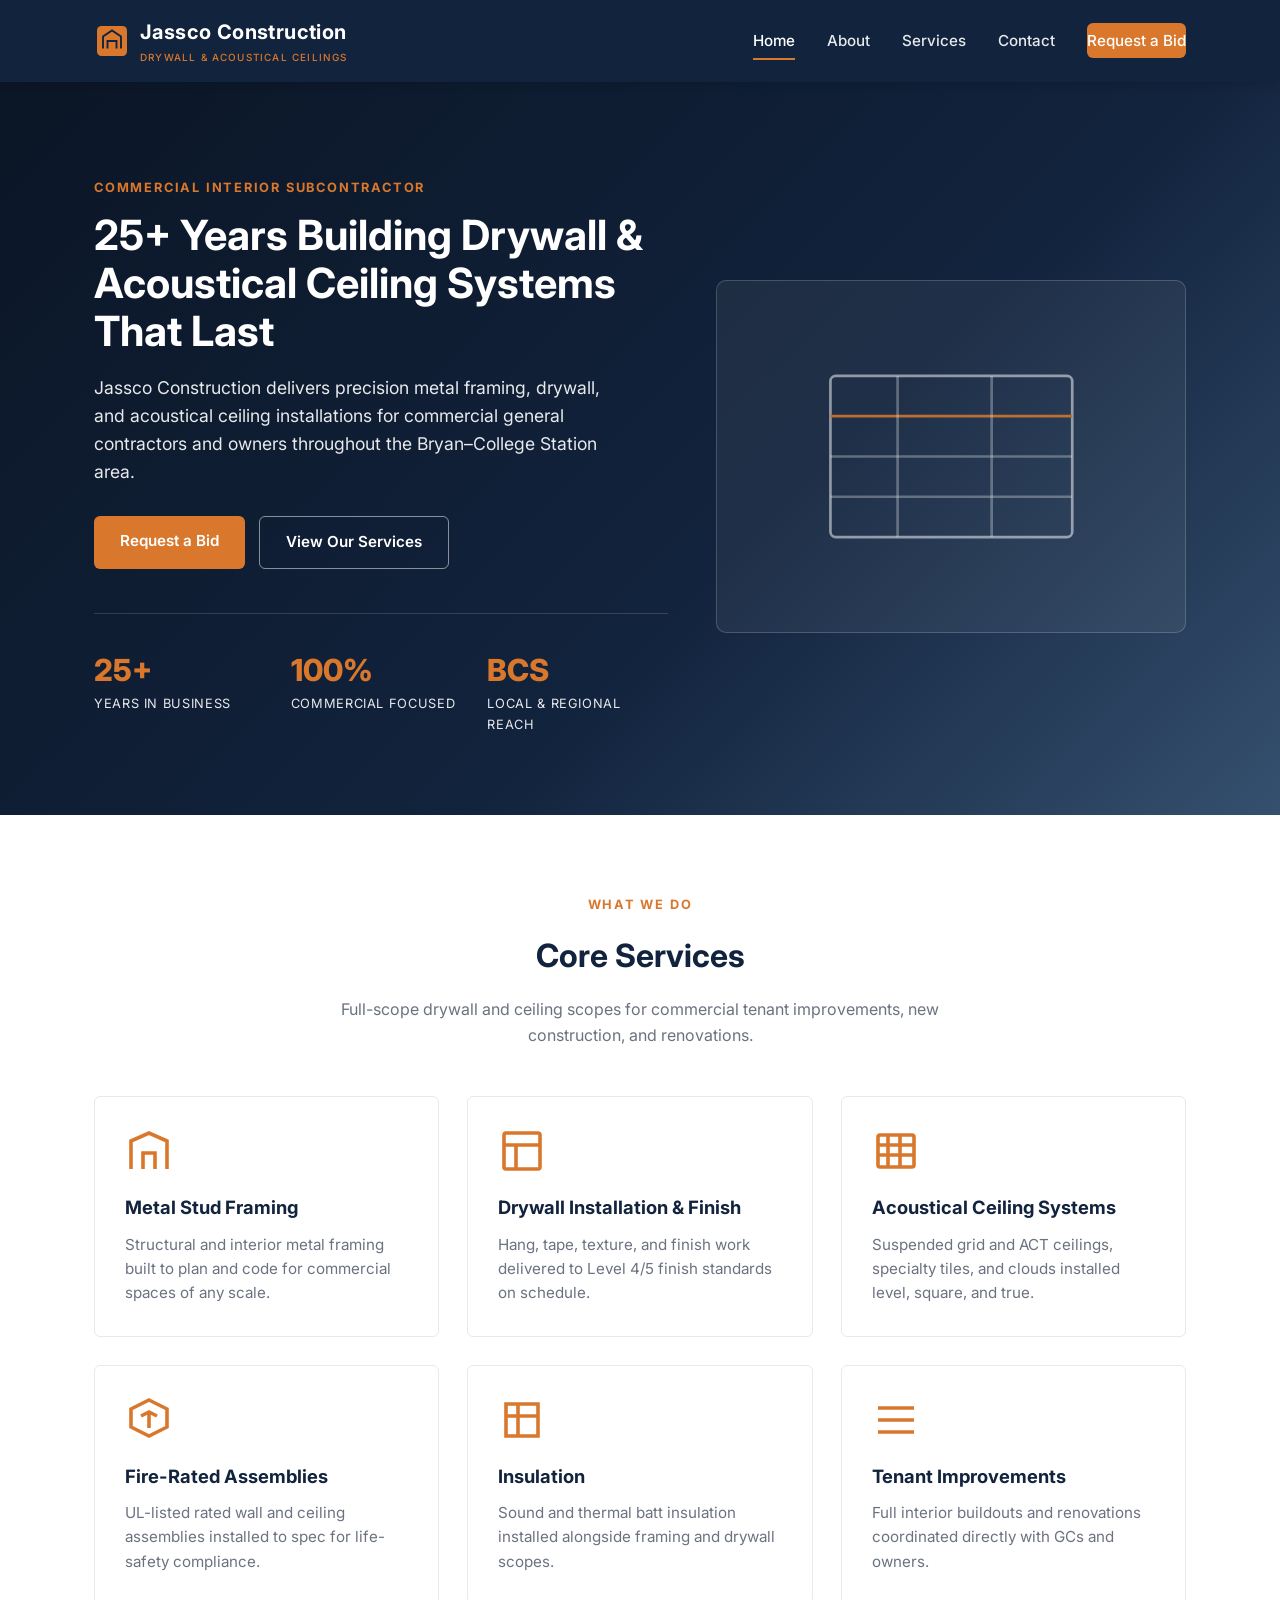
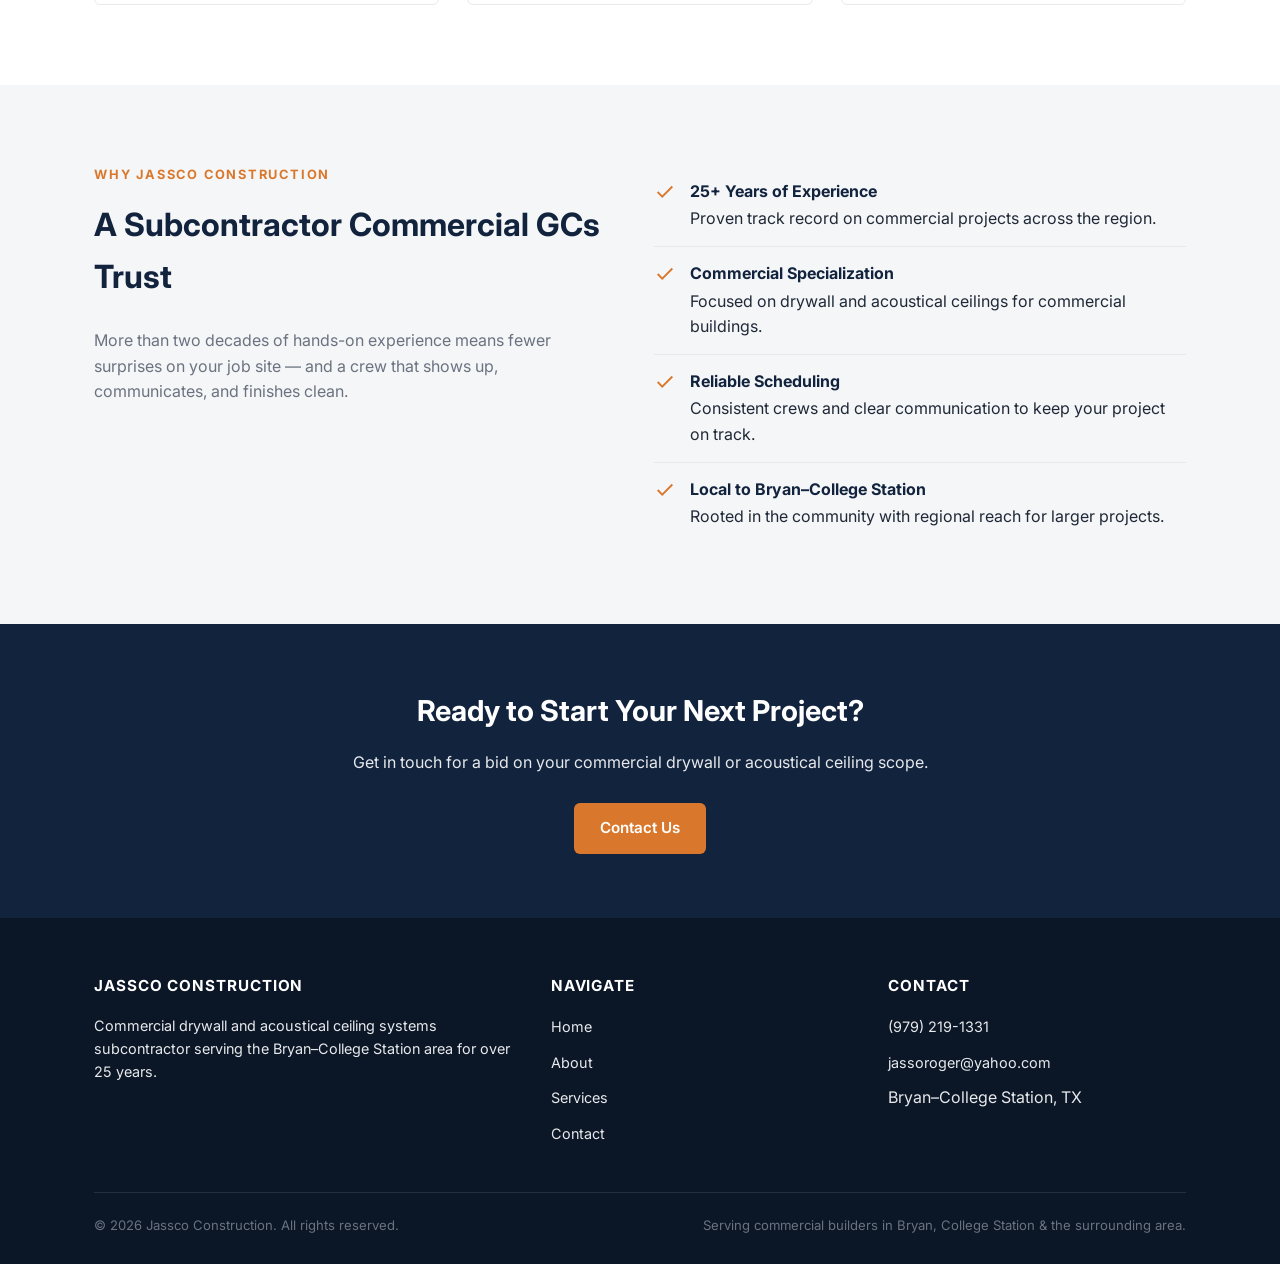
<file: index.html>
<!DOCTYPE html>
<html lang="en">
<head>
<meta charset="UTF-8">
<meta name="viewport" content="width=device-width, initial-scale=1.0">
<title>Jassco Construction | Commercial Drywall & Acoustical Ceilings | Bryan-College Station, TX</title>
<meta name="description" content="Jassco Construction is a Bryan-College Station area subcontractor with 25+ years of experience in commercial drywall installation and acoustical ceiling systems.">
<link rel="preconnect" href="https://fonts.googleapis.com">
<link href="https://fonts.googleapis.com/css2?family=Inter:wght@400;500;600;700;800&display=swap" rel="stylesheet">
<link rel="stylesheet" href="style.css">
</head>
<body>

<header class="site-header">
  <nav class="nav">
    <a href="index.html" class="brand">
      <svg class="brand-mark" viewBox="0 0 48 48" fill="none" xmlns="http://www.w3.org/2000/svg">
        <rect x="4" y="4" width="40" height="40" rx="6" fill="#d9782c"/>
        <path d="M12 34V18l12-8 12 8v16" stroke="#12233d" stroke-width="2.5" fill="none"/>
        <path d="M18 34V24h12v10" stroke="#12233d" stroke-width="2.5" fill="none"/>
      </svg>
      <span>Jassco Construction<span class="brand-sub">Drywall &amp; Acoustical Ceilings</span></span>
    </a>
    <button class="nav-toggle" aria-label="Toggle navigation">&#9776;</button>
    <ul class="nav-links">
      <li><a href="index.html" class="active">Home</a></li>
      <li><a href="about.html">About</a></li>
      <li><a href="services.html">Services</a></li>
      <li><a href="contact.html">Contact</a></li>
      <li><a href="contact.html" class="nav-cta">Request a Bid</a></li>
    </ul>
  </nav>
</header>

<section class="hero">
  <div class="container hero-inner">
    <div>
      <div class="eyebrow">Commercial Interior Subcontractor</div>
      <h1>25+ Years Building Drywall &amp; Acoustical Ceiling Systems That Last</h1>
      <p class="lead">Jassco Construction delivers precision metal framing, drywall, and acoustical ceiling installations for commercial general contractors and owners throughout the Bryan&ndash;College Station area.</p>
      <div class="btn-row">
        <a href="contact.html" class="btn btn-primary">Request a Bid</a>
        <a href="services.html" class="btn btn-outline">View Our Services</a>
      </div>
      <div class="hero-stats">
        <div>
          <div class="stat-num">25+</div>
          <div class="stat-label">Years in Business</div>
        </div>
        <div>
          <div class="stat-num">100%</div>
          <div class="stat-label">Commercial Focused</div>
        </div>
        <div>
          <div class="stat-num">BCS</div>
          <div class="stat-label">Local &amp; Regional Reach</div>
        </div>
      </div>
    </div>
    <div class="visual-block">
      <svg viewBox="0 0 200 160" fill="none" xmlns="http://www.w3.org/2000/svg">
        <rect x="10" y="20" width="180" height="120" rx="4" stroke="#ffffff" stroke-opacity="0.6" stroke-width="2"/>
        <line x1="10" y1="50" x2="190" y2="50" stroke="#d9782c" stroke-width="2"/>
        <line x1="10" y1="80" x2="190" y2="80" stroke="#ffffff" stroke-opacity="0.35" stroke-width="2"/>
        <line x1="10" y1="110" x2="190" y2="110" stroke="#ffffff" stroke-opacity="0.35" stroke-width="2"/>
        <line x1="60" y1="20" x2="60" y2="140" stroke="#ffffff" stroke-opacity="0.35" stroke-width="2"/>
        <line x1="130" y1="20" x2="130" y2="140" stroke="#ffffff" stroke-opacity="0.35" stroke-width="2"/>
      </svg>
    </div>
  </div>
</section>

<section>
  <div class="container">
    <div class="section-head">
      <div class="eyebrow">What We Do</div>
      <h2>Core Services</h2>
      <p>Full-scope drywall and ceiling scopes for commercial tenant improvements, new construction, and renovations.</p>
    </div>
    <div class="grid-3">
      <div class="card">
        <svg class="card-icon" viewBox="0 0 24 24" fill="none" stroke="currentColor" stroke-width="1.8"><path d="M3 21V7l9-4 9 4v14"/><path d="M9 21v-8h6v8"/></svg>
        <h3>Metal Stud Framing</h3>
        <p>Structural and interior metal framing built to plan and code for commercial spaces of any scale.</p>
      </div>
      <div class="card">
        <svg class="card-icon" viewBox="0 0 24 24" fill="none" stroke="currentColor" stroke-width="1.8"><rect x="3" y="3" width="18" height="18" rx="1"/><path d="M3 9h18M9 21V9"/></svg>
        <h3>Drywall Installation &amp; Finish</h3>
        <p>Hang, tape, texture, and finish work delivered to Level 4/5 finish standards on schedule.</p>
      </div>
      <div class="card">
        <svg class="card-icon" viewBox="0 0 24 24" fill="none" stroke="currentColor" stroke-width="1.8"><rect x="3" y="4" width="18" height="16" rx="1"/><path d="M3 9h18M3 14h18M8 4v16M14 4v16"/></svg>
        <h3>Acoustical Ceiling Systems</h3>
        <p>Suspended grid and ACT ceilings, specialty tiles, and clouds installed level, square, and true.</p>
      </div>
      <div class="card">
        <svg class="card-icon" viewBox="0 0 24 24" fill="none" stroke="currentColor" stroke-width="1.8"><path d="M12 2l9 4.5v9L12 20l-9-4.5v-9L12 2z"/><path d="M12 8v8M8 10l4-2 4 2"/></svg>
        <h3>Fire-Rated Assemblies</h3>
        <p>UL-listed rated wall and ceiling assemblies installed to spec for life-safety compliance.</p>
      </div>
      <div class="card">
        <svg class="card-icon" viewBox="0 0 24 24" fill="none" stroke="currentColor" stroke-width="1.8"><path d="M4 4h16v16H4z"/><path d="M4 10h16M10 4v16"/></svg>
        <h3>Insulation</h3>
        <p>Sound and thermal batt insulation installed alongside framing and drywall scopes.</p>
      </div>
      <div class="card">
        <svg class="card-icon" viewBox="0 0 24 24" fill="none" stroke="currentColor" stroke-width="1.8"><path d="M3 12h18M3 6h18M3 18h18"/></svg>
        <h3>Tenant Improvements</h3>
        <p>Full interior buildouts and renovations coordinated directly with GCs and owners.</p>
      </div>
    </div>
  </div>
</section>

<section class="section-alt">
  <div class="container grid-2">
    <div>
      <div class="eyebrow">Why Jassco Construction</div>
      <h2 style="color:var(--navy); font-size:2rem; margin-top:10px;">A Subcontractor Commercial GCs Trust</h2>
      <p style="color:var(--gray-500); max-width: 52ch;">More than two decades of hands-on experience means fewer surprises on your job site &mdash; and a crew that shows up, communicates, and finishes clean.</p>
    </div>
    <ul class="check-list">
      <li>
        <svg class="check-icon" viewBox="0 0 24 24" fill="none" stroke="currentColor" stroke-width="2"><path d="M20 6L9 17l-5-5"/></svg>
        <div><strong>25+ Years of Experience</strong>Proven track record on commercial projects across the region.</div>
      </li>
      <li>
        <svg class="check-icon" viewBox="0 0 24 24" fill="none" stroke="currentColor" stroke-width="2"><path d="M20 6L9 17l-5-5"/></svg>
        <div><strong>Commercial Specialization</strong>Focused on drywall and acoustical ceilings for commercial buildings.</div>
      </li>
      <li>
        <svg class="check-icon" viewBox="0 0 24 24" fill="none" stroke="currentColor" stroke-width="2"><path d="M20 6L9 17l-5-5"/></svg>
        <div><strong>Reliable Scheduling</strong>Consistent crews and clear communication to keep your project on track.</div>
      </li>
      <li>
        <svg class="check-icon" viewBox="0 0 24 24" fill="none" stroke="currentColor" stroke-width="2"><path d="M20 6L9 17l-5-5"/></svg>
        <div><strong>Local to Bryan&ndash;College Station</strong>Rooted in the community with regional reach for larger projects.</div>
      </li>
    </ul>
  </div>
</section>

<section class="cta-banner">
  <div class="container">
    <h2>Ready to Start Your Next Project?</h2>
    <p>Get in touch for a bid on your commercial drywall or acoustical ceiling scope.</p>
    <a href="contact.html" class="btn btn-primary">Contact Us</a>
  </div>
</section>

<footer class="site-footer">
  <div class="container">
    <div class="footer-grid">
      <div>
        <h4>Jassco Construction</h4>
        <p>Commercial drywall and acoustical ceiling systems subcontractor serving the Bryan&ndash;College Station area for over 25 years.</p>
      </div>
      <div>
        <h4>Navigate</h4>
        <ul>
          <li><a href="index.html">Home</a></li>
          <li><a href="about.html">About</a></li>
          <li><a href="services.html">Services</a></li>
          <li><a href="contact.html">Contact</a></li>
        </ul>
      </div>
      <div>
        <h4>Contact</h4>
        <ul>
          <li><a href="tel:19792191331">(979) 219-1331</a></li>
          <li><a href="mailto:jassoroger@yahoo.com">jassoroger@yahoo.com</a></li>
          <li>Bryan&ndash;College Station, TX</li>
        </ul>
      </div>
    </div>
    <div class="footer-bottom">
      <span>&copy; <span id="year"></span> Jassco Construction. All rights reserved.</span>
      <span>Serving commercial builders in Bryan, College Station &amp; the surrounding area.</span>
    </div>
  </div>
</footer>

<script src="nav.js"></script>
<script>document.getElementById('year').textContent = new Date().getFullYear();</script>
</body>
</html>
</file>
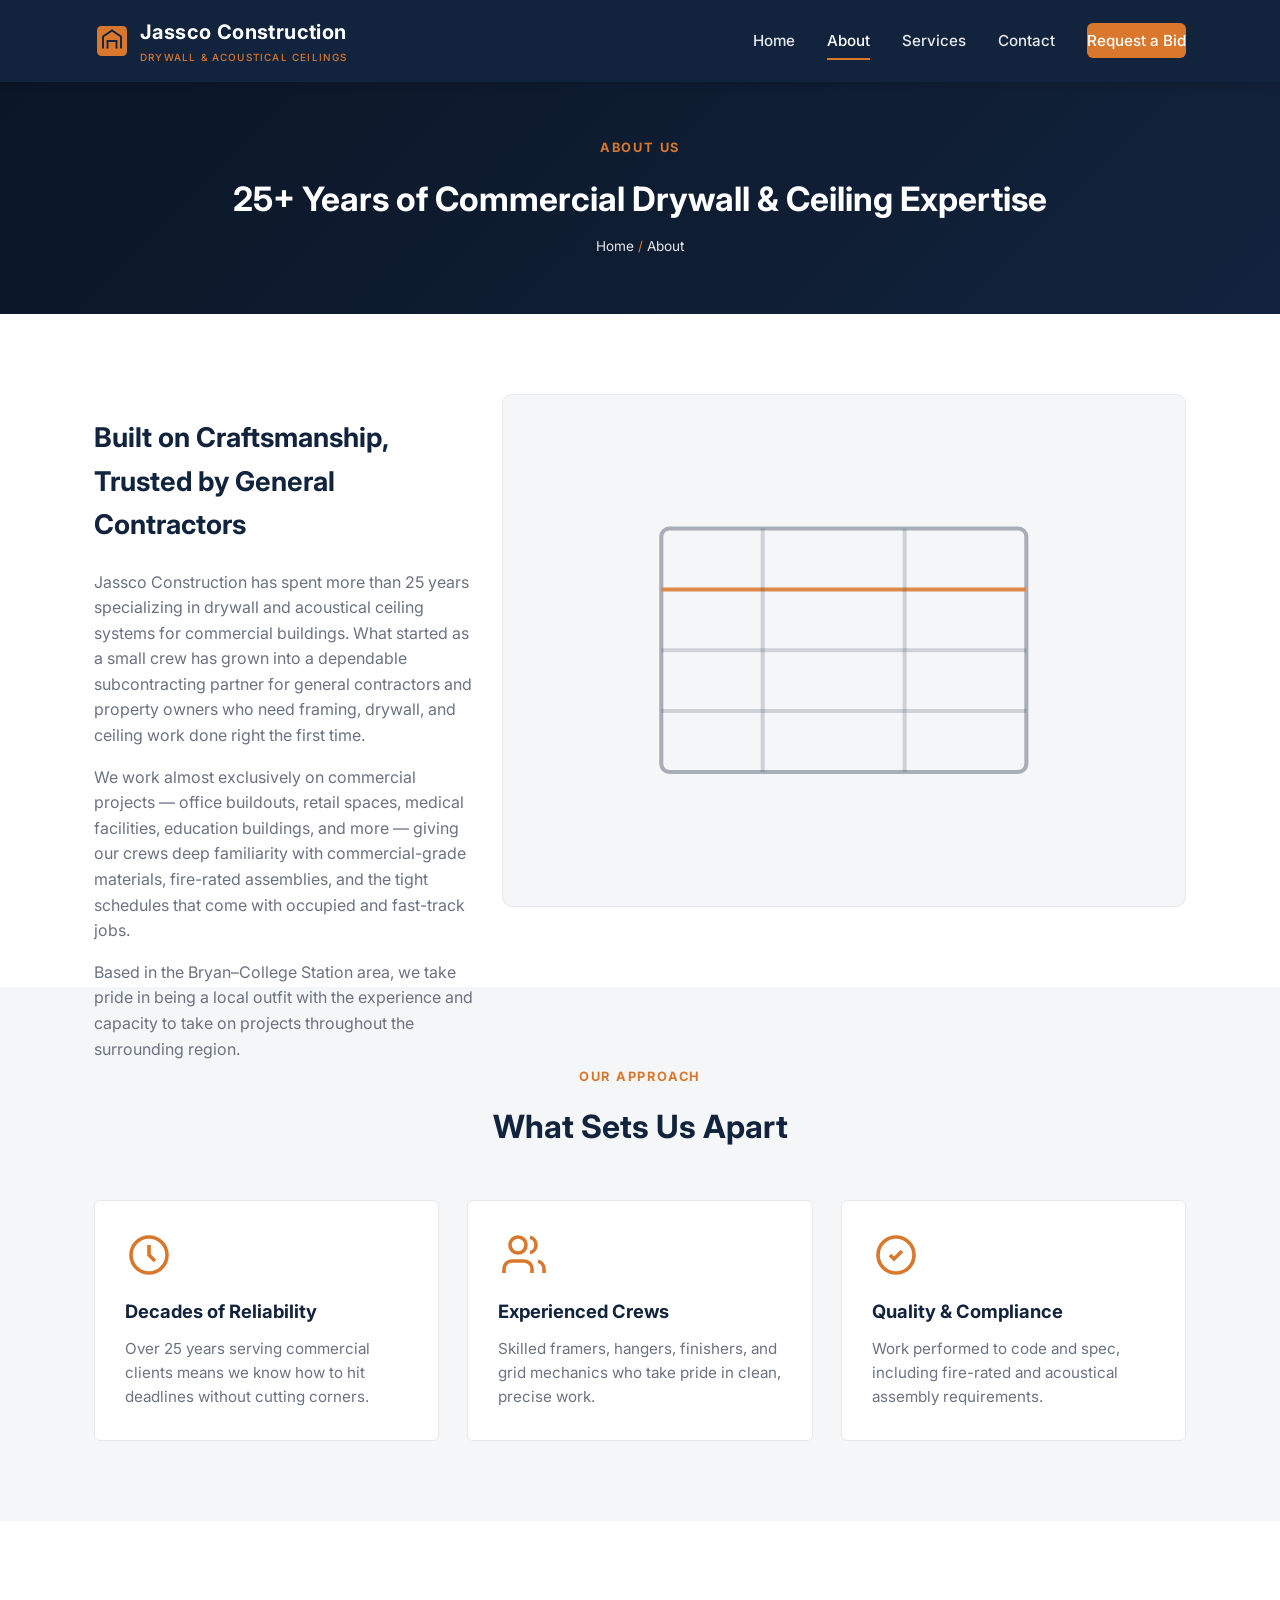
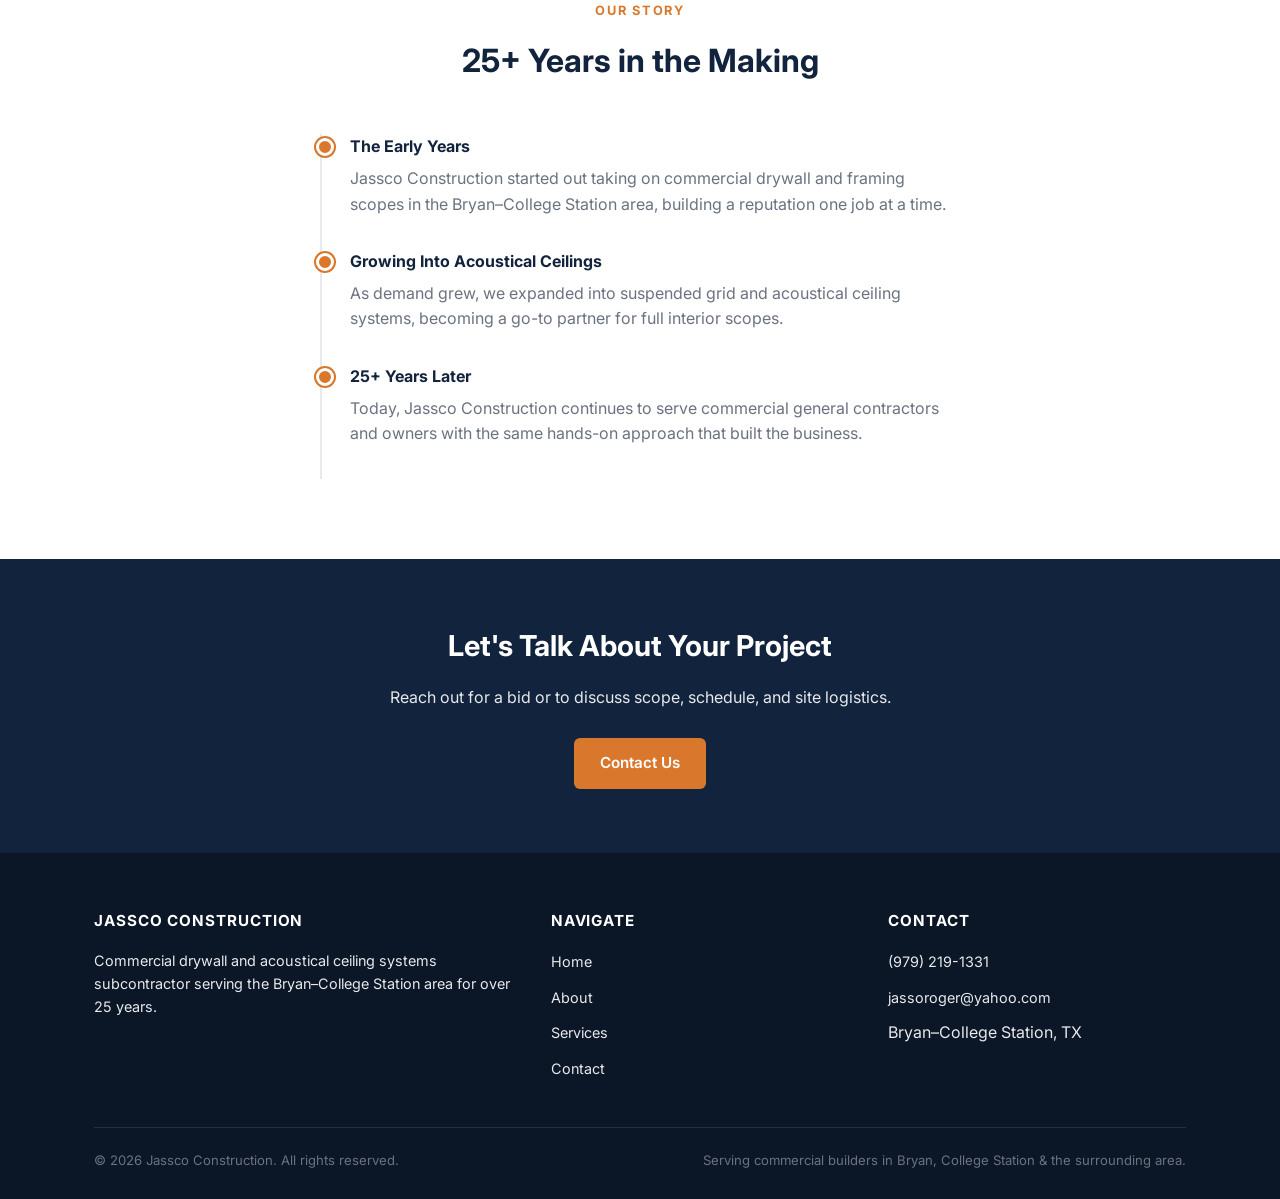
<file: about.html>
<!DOCTYPE html>
<html lang="en">
<head>
<meta charset="UTF-8">
<meta name="viewport" content="width=device-width, initial-scale=1.0">
<title>About Us | Jassco Construction</title>
<meta name="description" content="Jassco Construction has served commercial general contractors and owners in the Bryan-College Station area for over 25 years with drywall and acoustical ceiling expertise.">
<link rel="preconnect" href="https://fonts.googleapis.com">
<link href="https://fonts.googleapis.com/css2?family=Inter:wght@400;500;600;700;800&display=swap" rel="stylesheet">
<link rel="stylesheet" href="style.css">
</head>
<body>

<header class="site-header">
  <nav class="nav">
    <a href="index.html" class="brand">
      <svg class="brand-mark" viewBox="0 0 48 48" fill="none" xmlns="http://www.w3.org/2000/svg">
        <rect x="4" y="4" width="40" height="40" rx="6" fill="#d9782c"/>
        <path d="M12 34V18l12-8 12 8v16" stroke="#12233d" stroke-width="2.5" fill="none"/>
        <path d="M18 34V24h12v10" stroke="#12233d" stroke-width="2.5" fill="none"/>
      </svg>
      <span>Jassco Construction<span class="brand-sub">Drywall &amp; Acoustical Ceilings</span></span>
    </a>
    <button class="nav-toggle" aria-label="Toggle navigation">&#9776;</button>
    <ul class="nav-links">
      <li><a href="index.html">Home</a></li>
      <li><a href="about.html" class="active">About</a></li>
      <li><a href="services.html">Services</a></li>
      <li><a href="contact.html">Contact</a></li>
      <li><a href="contact.html" class="nav-cta">Request a Bid</a></li>
    </ul>
  </nav>
</header>

<div class="page-header">
  <div class="container">
    <div class="eyebrow">About Us</div>
    <h1>25+ Years of Commercial Drywall &amp; Ceiling Expertise</h1>
    <div class="breadcrumb">Home <span>/</span> About</div>
  </div>
</div>

<section>
  <div class="container grid-2">
    <div>
      <h2 style="color:var(--navy); font-size:1.7rem;">Built on Craftsmanship, Trusted by General Contractors</h2>
      <p style="color:var(--gray-500);">Jassco Construction has spent more than 25 years specializing in drywall and acoustical ceiling systems for commercial buildings. What started as a small crew has grown into a dependable subcontracting partner for general contractors and property owners who need framing, drywall, and ceiling work done right the first time.</p>
      <p style="color:var(--gray-500);">We work almost exclusively on commercial projects &mdash; office buildouts, retail spaces, medical facilities, education buildings, and more &mdash; giving our crews deep familiarity with commercial-grade materials, fire-rated assemblies, and the tight schedules that come with occupied and fast-track jobs.</p>
      <p style="color:var(--gray-500);">Based in the Bryan&ndash;College Station area, we take pride in being a local outfit with the experience and capacity to take on projects throughout the surrounding region.</p>
    </div>
    <div class="visual-block" style="background:var(--gray-100); border-color:var(--gray-200);">
      <svg viewBox="0 0 200 160" fill="none" xmlns="http://www.w3.org/2000/svg">
        <rect x="10" y="20" width="180" height="120" rx="4" stroke="#12233d" stroke-opacity="0.4" stroke-width="2"/>
        <line x1="10" y1="50" x2="190" y2="50" stroke="#d9782c" stroke-width="2"/>
        <line x1="10" y1="80" x2="190" y2="80" stroke="#12233d" stroke-opacity="0.2" stroke-width="2"/>
        <line x1="10" y1="110" x2="190" y2="110" stroke="#12233d" stroke-opacity="0.2" stroke-width="2"/>
        <line x1="60" y1="20" x2="60" y2="140" stroke="#12233d" stroke-opacity="0.2" stroke-width="2"/>
        <line x1="130" y1="20" x2="130" y2="140" stroke="#12233d" stroke-opacity="0.2" stroke-width="2"/>
      </svg>
    </div>
  </div>
</section>

<section class="section-alt">
  <div class="container">
    <div class="section-head">
      <div class="eyebrow">Our Approach</div>
      <h2>What Sets Us Apart</h2>
    </div>
    <div class="grid-3">
      <div class="card">
        <svg class="card-icon" viewBox="0 0 24 24" fill="none" stroke="currentColor" stroke-width="1.8"><circle cx="12" cy="12" r="9"/><path d="M12 7v5l3 3"/></svg>
        <h3>Decades of Reliability</h3>
        <p>Over 25 years serving commercial clients means we know how to hit deadlines without cutting corners.</p>
      </div>
      <div class="card">
        <svg class="card-icon" viewBox="0 0 24 24" fill="none" stroke="currentColor" stroke-width="1.8"><path d="M17 21v-2a4 4 0 00-4-4H7a4 4 0 00-4 4v2"/><circle cx="10" cy="7" r="4"/><path d="M23 21v-2a4 4 0 00-3-3.87"/><path d="M16 3.13a4 4 0 010 7.75"/></svg>
        <h3>Experienced Crews</h3>
        <p>Skilled framers, hangers, finishers, and grid mechanics who take pride in clean, precise work.</p>
      </div>
      <div class="card">
        <svg class="card-icon" viewBox="0 0 24 24" fill="none" stroke="currentColor" stroke-width="1.8"><path d="M9 12l2 2 4-4"/><circle cx="12" cy="12" r="9"/></svg>
        <h3>Quality &amp; Compliance</h3>
        <p>Work performed to code and spec, including fire-rated and acoustical assembly requirements.</p>
      </div>
    </div>
  </div>
</section>

<section>
  <div class="container">
    <div class="section-head">
      <div class="eyebrow">Our Story</div>
      <h2>25+ Years in the Making</h2>
    </div>
    <div class="timeline" style="max-width:640px; margin:0 auto;">
      <div class="timeline-item">
        <h4>The Early Years</h4>
        <p>Jassco Construction started out taking on commercial drywall and framing scopes in the Bryan&ndash;College Station area, building a reputation one job at a time.</p>
      </div>
      <div class="timeline-item">
        <h4>Growing Into Acoustical Ceilings</h4>
        <p>As demand grew, we expanded into suspended grid and acoustical ceiling systems, becoming a go-to partner for full interior scopes.</p>
      </div>
      <div class="timeline-item">
        <h4>25+ Years Later</h4>
        <p>Today, Jassco Construction continues to serve commercial general contractors and owners with the same hands-on approach that built the business.</p>
      </div>
    </div>
  </div>
</section>

<section class="cta-banner">
  <div class="container">
    <h2>Let's Talk About Your Project</h2>
    <p>Reach out for a bid or to discuss scope, schedule, and site logistics.</p>
    <a href="contact.html" class="btn btn-primary">Contact Us</a>
  </div>
</section>

<footer class="site-footer">
  <div class="container">
    <div class="footer-grid">
      <div>
        <h4>Jassco Construction</h4>
        <p>Commercial drywall and acoustical ceiling systems subcontractor serving the Bryan&ndash;College Station area for over 25 years.</p>
      </div>
      <div>
        <h4>Navigate</h4>
        <ul>
          <li><a href="index.html">Home</a></li>
          <li><a href="about.html">About</a></li>
          <li><a href="services.html">Services</a></li>
          <li><a href="contact.html">Contact</a></li>
        </ul>
      </div>
      <div>
        <h4>Contact</h4>
        <ul>
          <li><a href="tel:19792191331">(979) 219-1331</a></li>
          <li><a href="mailto:jassoroger@yahoo.com">jassoroger@yahoo.com</a></li>
          <li>Bryan&ndash;College Station, TX</li>
        </ul>
      </div>
    </div>
    <div class="footer-bottom">
      <span>&copy; <span id="year"></span> Jassco Construction. All rights reserved.</span>
      <span>Serving commercial builders in Bryan, College Station &amp; the surrounding area.</span>
    </div>
  </div>
</footer>

<script src="nav.js"></script>
<script>document.getElementById('year').textContent = new Date().getFullYear();</script>
</body>
</html>
</file>
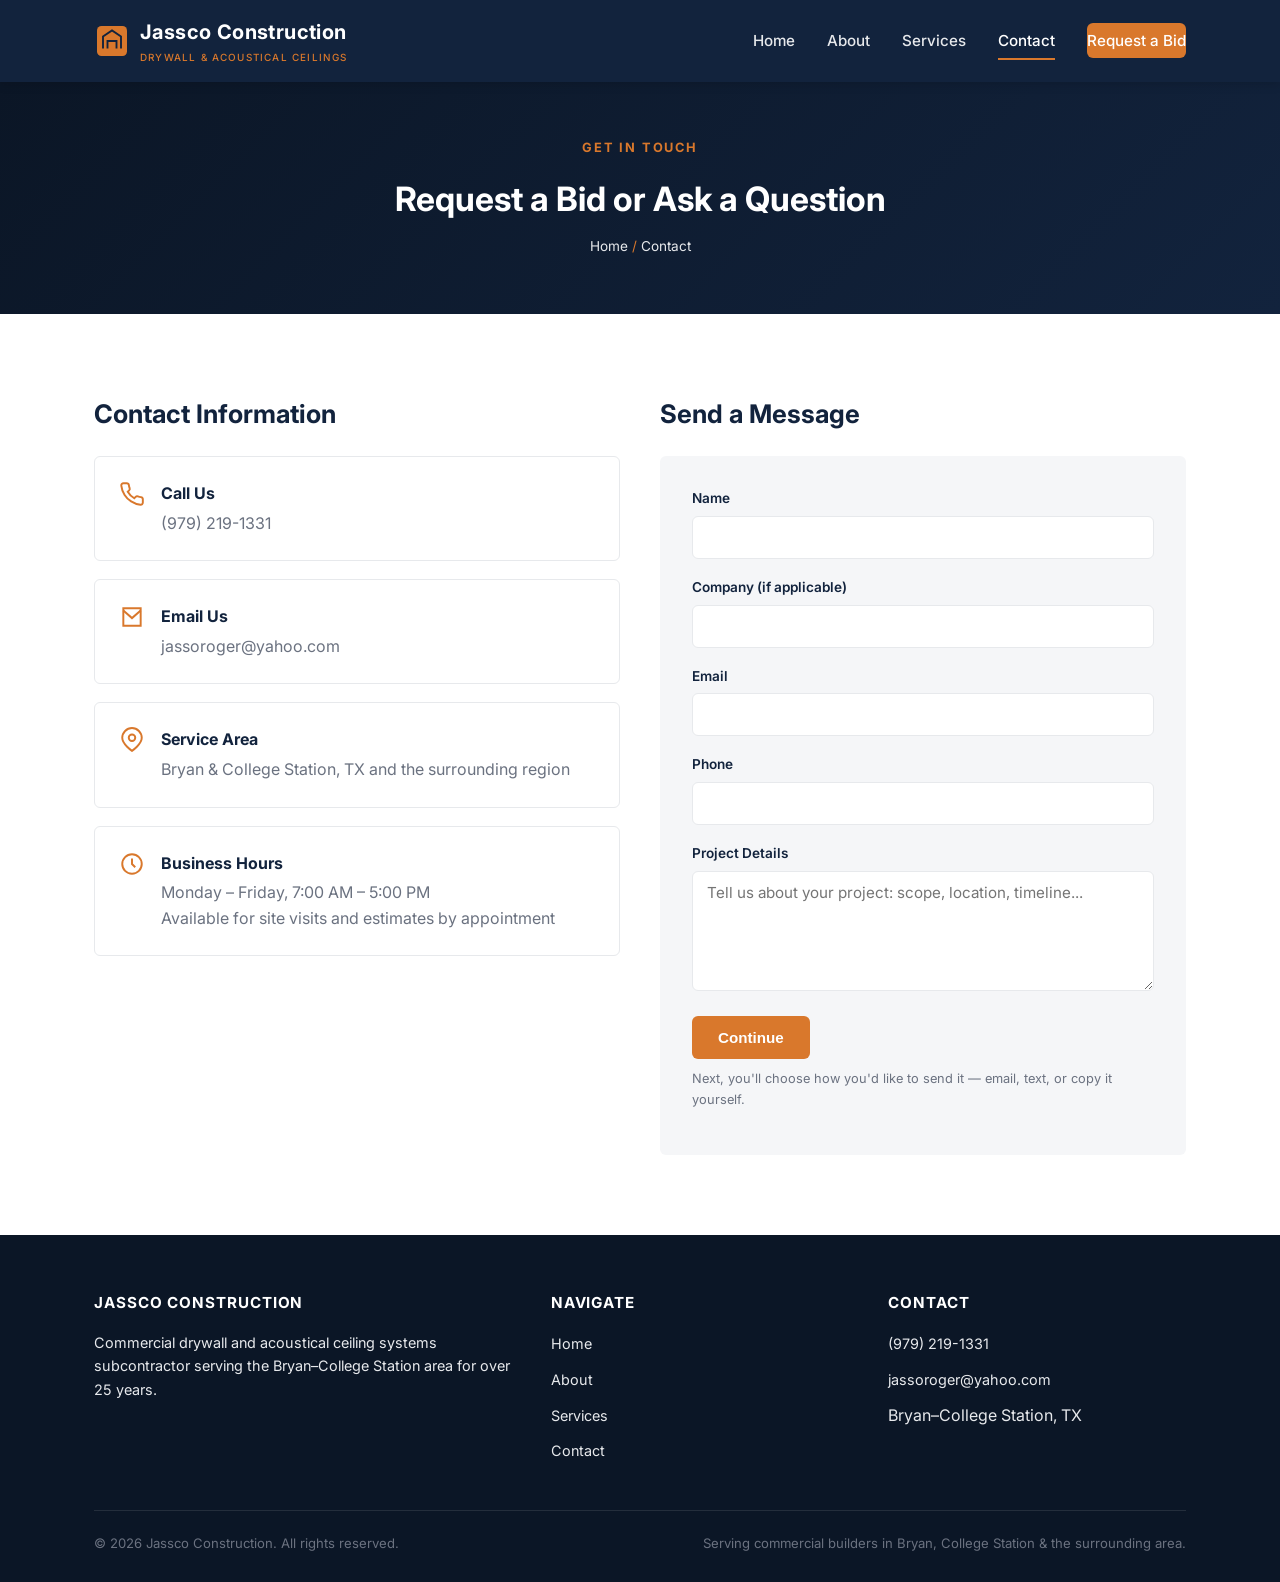
<file: contact.html>
<!DOCTYPE html>
<html lang="en">
<head>
<meta charset="UTF-8">
<meta name="viewport" content="width=device-width, initial-scale=1.0">
<title>Contact | Jassco Construction</title>
<meta name="description" content="Contact Jassco Construction for a commercial drywall or acoustical ceiling bid in the Bryan-College Station area. Call (979) 219-1331 or email jassoroger@yahoo.com.">
<link rel="preconnect" href="https://fonts.googleapis.com">
<link href="https://fonts.googleapis.com/css2?family=Inter:wght@400;500;600;700;800&display=swap" rel="stylesheet">
<link rel="stylesheet" href="style.css">
</head>
<body>

<header class="site-header">
  <nav class="nav">
    <a href="index.html" class="brand">
      <svg class="brand-mark" viewBox="0 0 48 48" fill="none" xmlns="http://www.w3.org/2000/svg">
        <rect x="4" y="4" width="40" height="40" rx="6" fill="#d9782c"/>
        <path d="M12 34V18l12-8 12 8v16" stroke="#12233d" stroke-width="2.5" fill="none"/>
        <path d="M18 34V24h12v10" stroke="#12233d" stroke-width="2.5" fill="none"/>
      </svg>
      <span>Jassco Construction<span class="brand-sub">Drywall &amp; Acoustical Ceilings</span></span>
    </a>
    <button class="nav-toggle" aria-label="Toggle navigation">&#9776;</button>
    <ul class="nav-links">
      <li><a href="index.html">Home</a></li>
      <li><a href="about.html">About</a></li>
      <li><a href="services.html">Services</a></li>
      <li><a href="contact.html" class="active">Contact</a></li>
      <li><a href="contact.html" class="nav-cta">Request a Bid</a></li>
    </ul>
  </nav>
</header>

<div class="page-header">
  <div class="container">
    <div class="eyebrow">Get In Touch</div>
    <h1>Request a Bid or Ask a Question</h1>
    <div class="breadcrumb">Home <span>/</span> Contact</div>
  </div>
</div>

<section>
  <div class="container contact-grid">
    <div>
      <h2 style="color:var(--navy); font-size:1.6rem; margin-top:0;">Contact Information</h2>
      <div class="contact-card">
        <svg viewBox="0 0 24 24" fill="none" stroke="currentColor" stroke-width="1.8"><path d="M22 16.92v3a2 2 0 01-2.18 2 19.79 19.79 0 01-8.63-3.07 19.5 19.5 0 01-6-6 19.79 19.79 0 01-3.07-8.67A2 2 0 014.11 2h3a2 2 0 012 1.72c.13.96.36 1.9.7 2.81a2 2 0 01-.45 2.11L8.09 9.91a16 16 0 006 6l1.27-1.27a2 2 0 012.11-.45c.91.34 1.85.57 2.81.7A2 2 0 0122 16.92z"/></svg>
        <div>
          <h4>Call Us</h4>
          <a href="tel:19792191331">(979) 219-1331</a>
        </div>
      </div>
      <div class="contact-card">
        <svg viewBox="0 0 24 24" fill="none" stroke="currentColor" stroke-width="1.8"><path d="M4 4h16v16H4z"/><path d="M4 6l8 7 8-7"/></svg>
        <div>
          <h4>Email Us</h4>
          <a href="mailto:jassoroger@yahoo.com">jassoroger@yahoo.com</a>
        </div>
      </div>
      <div class="contact-card">
        <svg viewBox="0 0 24 24" fill="none" stroke="currentColor" stroke-width="1.8"><path d="M21 10c0 6-9 12-9 12s-9-6-9-12a9 9 0 0118 0z"/><circle cx="12" cy="10" r="3"/></svg>
        <div>
          <h4>Service Area</h4>
          <p>Bryan &amp; College Station, TX and the surrounding region</p>
        </div>
      </div>
      <div class="contact-card">
        <svg viewBox="0 0 24 24" fill="none" stroke="currentColor" stroke-width="1.8"><circle cx="12" cy="12" r="9"/><path d="M12 7v5l3 3"/></svg>
        <div>
          <h4>Business Hours</h4>
          <p>Monday &ndash; Friday, 7:00 AM &ndash; 5:00 PM<br>Available for site visits and estimates by appointment</p>
        </div>
      </div>
    </div>

    <div>
      <h2 style="color:var(--navy); font-size:1.6rem; margin-top:0;">Send a Message</h2>
      <form id="contact-form">
        <div class="form-row">
          <label for="name">Name</label>
          <input type="text" id="name" name="Name" required>
        </div>
        <div class="form-row">
          <label for="company">Company (if applicable)</label>
          <input type="text" id="company" name="Company">
        </div>
        <div class="form-row">
          <label for="email">Email</label>
          <input type="email" id="email" name="Email" required>
        </div>
        <div class="form-row">
          <label for="phone">Phone</label>
          <input type="tel" id="phone" name="Phone">
        </div>
        <div class="form-row">
          <label for="message">Project Details</label>
          <textarea id="message" name="Message" placeholder="Tell us about your project: scope, location, timeline..." required></textarea>
        </div>
        <button type="submit" class="btn btn-primary" style="border:none; cursor:pointer;">Continue</button>
        <p class="form-note">Next, you'll choose how you'd like to send it &mdash; email, text, or copy it yourself.</p>
      </form>

      <div id="send-options" class="send-options" hidden>
        <h3 style="color:var(--navy); font-size:1.1rem; margin:0 0 6px;">How would you like to send this?</h3>
        <p class="form-note" style="margin-top:0;">Pick whichever works on your device.</p>
        <div class="send-options-buttons">
          <a id="option-email" class="btn btn-primary" href="#">Email</a>
          <a id="option-text" class="btn btn-outline-navy" href="#" hidden>Text Message</a>
          <button id="option-copy" type="button" class="btn btn-outline-navy">Copy Message</button>
          <a id="option-call" class="btn btn-outline-navy" href="tel:19792191331">Call Instead</a>
        </div>
        <p id="copy-confirm" class="copy-confirm">Message copied! Paste it into an email, text, or contact form to send it.</p>
      </div>
    </div>
  </div>
</section>

<footer class="site-footer">
  <div class="container">
    <div class="footer-grid">
      <div>
        <h4>Jassco Construction</h4>
        <p>Commercial drywall and acoustical ceiling systems subcontractor serving the Bryan&ndash;College Station area for over 25 years.</p>
      </div>
      <div>
        <h4>Navigate</h4>
        <ul>
          <li><a href="index.html">Home</a></li>
          <li><a href="about.html">About</a></li>
          <li><a href="services.html">Services</a></li>
          <li><a href="contact.html">Contact</a></li>
        </ul>
      </div>
      <div>
        <h4>Contact</h4>
        <ul>
          <li><a href="tel:19792191331">(979) 219-1331</a></li>
          <li><a href="mailto:jassoroger@yahoo.com">jassoroger@yahoo.com</a></li>
          <li>Bryan&ndash;College Station, TX</li>
        </ul>
      </div>
    </div>
    <div class="footer-bottom">
      <span>&copy; <span id="year"></span> Jassco Construction. All rights reserved.</span>
      <span>Serving commercial builders in Bryan, College Station &amp; the surrounding area.</span>
    </div>
  </div>
</footer>

<script src="nav.js"></script>
<script>document.getElementById('year').textContent = new Date().getFullYear();</script>
<script>
document.getElementById('contact-form').addEventListener('submit', function (e) {
  e.preventDefault();

  var form = e.target;
  if (!form.checkValidity()) {
    form.reportValidity();
    return;
  }

  var name = document.getElementById('name').value.trim();
  var company = document.getElementById('company').value.trim();
  var email = document.getElementById('email').value.trim();
  var phone = document.getElementById('phone').value.trim();
  var message = document.getElementById('message').value.trim();

  var subject = 'Website inquiry from ' + name;
  var bodyLines = [
    'Name: ' + name,
    company ? 'Company: ' + company : null,
    'Email: ' + email,
    phone ? 'Phone: ' + phone : null,
    '',
    message
  ].filter(function (line) { return line !== null; });
  var plainText = bodyLines.join('\n');

  // Email option
  var mailtoUrl = 'mailto:jassoroger@yahoo.com'
    + '?subject=' + encodeURIComponent(subject)
    + '&body=' + encodeURIComponent(plainText);
  document.getElementById('option-email').href = mailtoUrl;

  // Text message option — offer it wherever a Messages/SMS app is likely available
  // (iPhone/iPad, Mac Messages via iMessage, and Android), hide on Windows/Linux desktops
  var ua = navigator.userAgent || '';
  var isiPadOS = navigator.platform === 'MacIntel' && navigator.maxTouchPoints > 1;
  var isiOS = (/iPad|iPhone|iPod/.test(ua) && !window.MSStream) || isiPadOS;
  var isMac = /Macintosh/.test(ua) && !isiPadOS;
  var isAndroid = /Android/.test(ua);
  var isApplePlatform = isiOS || isMac;
  var textOption = document.getElementById('option-text');

  if (isApplePlatform || isAndroid) {
    // Apple's Messages app (iOS and macOS) and Android expect different separators before "body="
    var smsUrl = isApplePlatform
      ? 'sms:19792191331&body=' + encodeURIComponent(subject + ' - ' + plainText)
      : 'sms:19792191331?body=' + encodeURIComponent(subject + ' - ' + plainText);
    textOption.href = smsUrl;
    textOption.hidden = false;
  } else {
    textOption.hidden = true;
  }

  // Copy option
  var copyBtn = document.getElementById('option-copy');
  var copyConfirm = document.getElementById('copy-confirm');
  copyBtn.onclick = function () {
    var fullText = subject + '\n\n' + plainText;
    function showConfirm() {
      copyConfirm.classList.add('visible');
      setTimeout(function () { copyConfirm.classList.remove('visible'); }, 6000);
    }
    if (navigator.clipboard && navigator.clipboard.writeText) {
      navigator.clipboard.writeText(fullText).then(showConfirm).catch(function () {
        fallbackCopy(fullText, showConfirm);
      });
    } else {
      fallbackCopy(fullText, showConfirm);
    }
  };

  function fallbackCopy(text, onDone) {
    var tempArea = document.createElement('textarea');
    tempArea.value = text;
    tempArea.style.position = 'fixed';
    tempArea.style.opacity = '0';
    document.body.appendChild(tempArea);
    tempArea.focus();
    tempArea.select();
    try { document.execCommand('copy'); onDone(); } catch (err) { /* no-op */ }
    document.body.removeChild(tempArea);
  }

  var optionsPanel = document.getElementById('send-options');
  optionsPanel.hidden = false;
  optionsPanel.scrollIntoView({ behavior: 'smooth', block: 'start' });
});
</script>
</body>
</html>
</file>
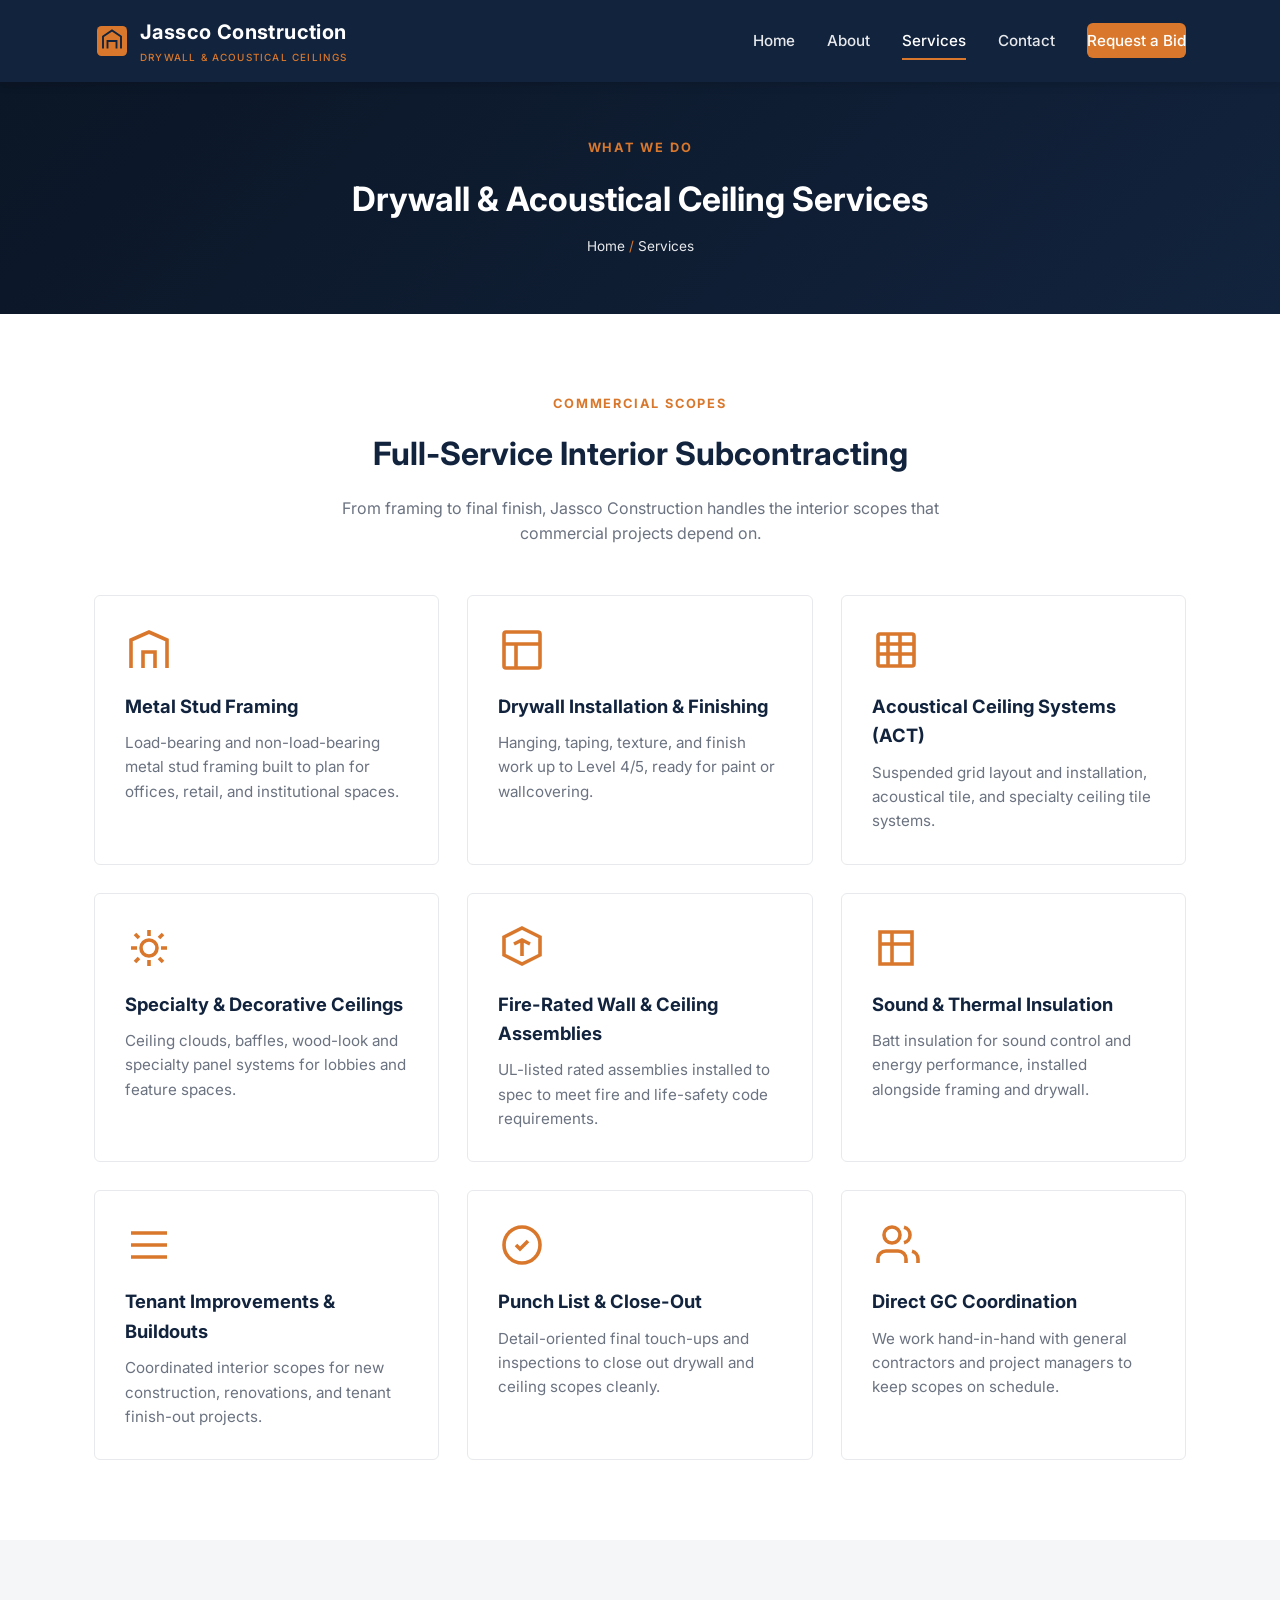
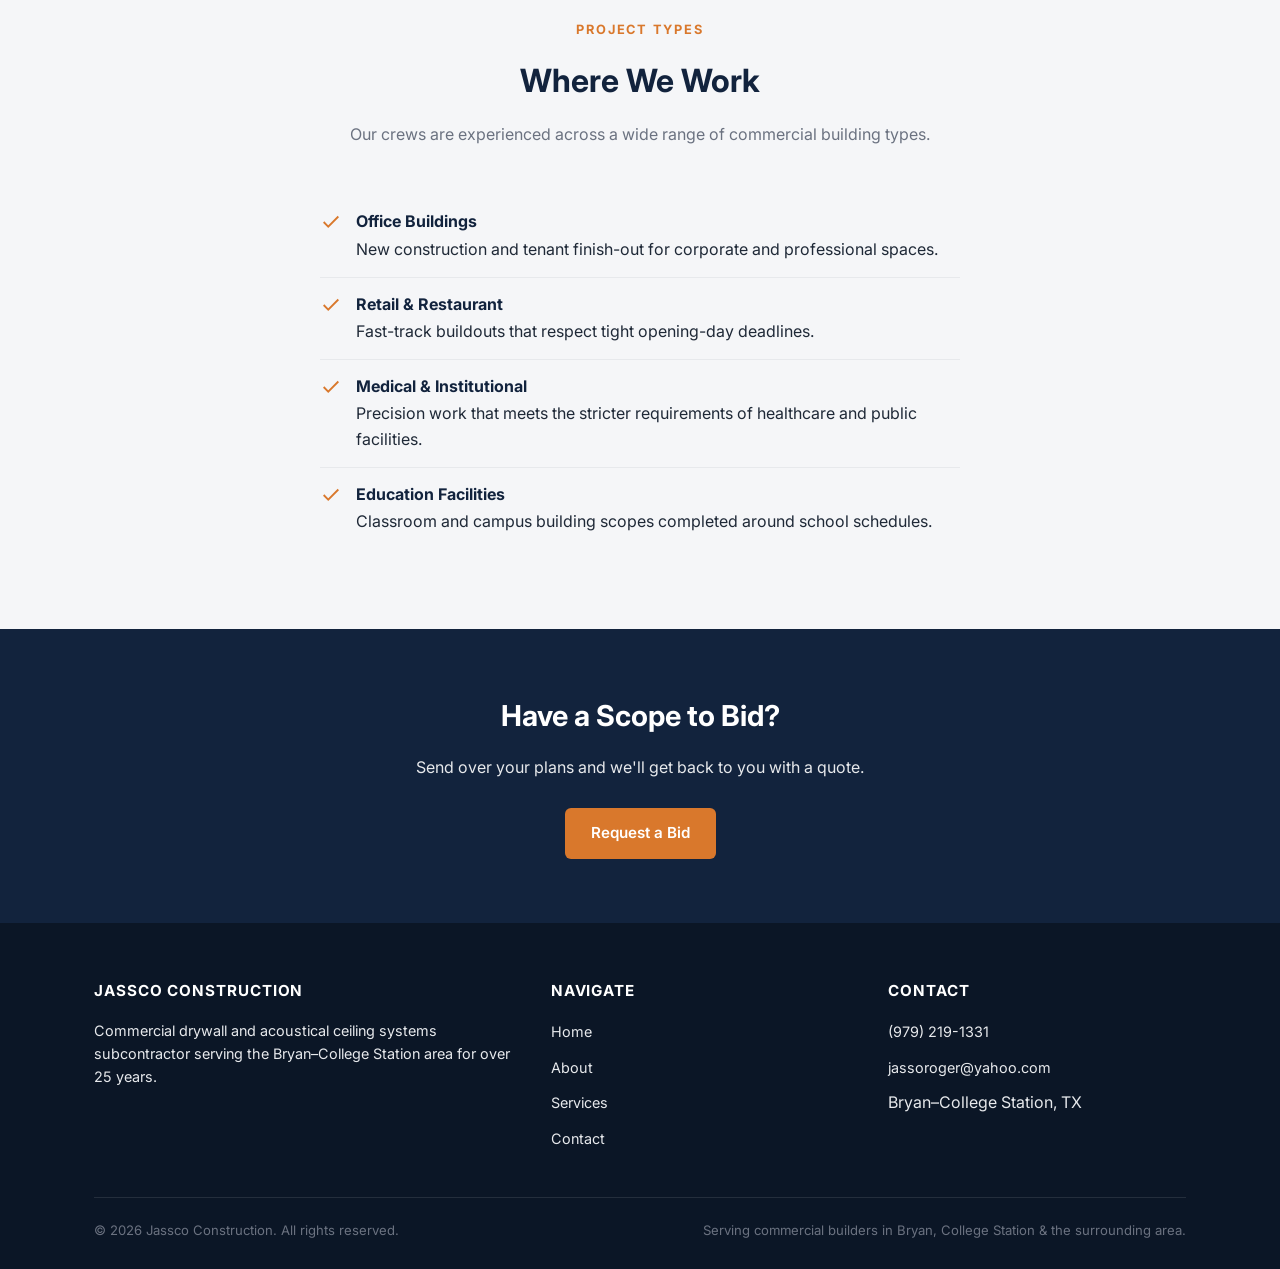
<file: services.html>
<!DOCTYPE html>
<html lang="en">
<head>
<meta charset="UTF-8">
<meta name="viewport" content="width=device-width, initial-scale=1.0">
<title>Services | Jassco Construction</title>
<meta name="description" content="Jassco Construction provides metal framing, drywall installation, acoustical ceiling systems, fire-rated assemblies, insulation, and tenant improvements for commercial buildings.">
<link rel="preconnect" href="https://fonts.googleapis.com">
<link href="https://fonts.googleapis.com/css2?family=Inter:wght@400;500;600;700;800&display=swap" rel="stylesheet">
<link rel="stylesheet" href="style.css">
</head>
<body>

<header class="site-header">
  <nav class="nav">
    <a href="index.html" class="brand">
      <svg class="brand-mark" viewBox="0 0 48 48" fill="none" xmlns="http://www.w3.org/2000/svg">
        <rect x="4" y="4" width="40" height="40" rx="6" fill="#d9782c"/>
        <path d="M12 34V18l12-8 12 8v16" stroke="#12233d" stroke-width="2.5" fill="none"/>
        <path d="M18 34V24h12v10" stroke="#12233d" stroke-width="2.5" fill="none"/>
      </svg>
      <span>Jassco Construction<span class="brand-sub">Drywall &amp; Acoustical Ceilings</span></span>
    </a>
    <button class="nav-toggle" aria-label="Toggle navigation">&#9776;</button>
    <ul class="nav-links">
      <li><a href="index.html">Home</a></li>
      <li><a href="about.html">About</a></li>
      <li><a href="services.html" class="active">Services</a></li>
      <li><a href="contact.html">Contact</a></li>
      <li><a href="contact.html" class="nav-cta">Request a Bid</a></li>
    </ul>
  </nav>
</header>

<div class="page-header">
  <div class="container">
    <div class="eyebrow">What We Do</div>
    <h1>Drywall &amp; Acoustical Ceiling Services</h1>
    <div class="breadcrumb">Home <span>/</span> Services</div>
  </div>
</div>

<section>
  <div class="container">
    <div class="section-head">
      <div class="eyebrow">Commercial Scopes</div>
      <h2>Full-Service Interior Subcontracting</h2>
      <p>From framing to final finish, Jassco Construction handles the interior scopes that commercial projects depend on.</p>
    </div>
    <div class="grid-3">
      <div class="card">
        <svg class="card-icon" viewBox="0 0 24 24" fill="none" stroke="currentColor" stroke-width="1.8"><path d="M3 21V7l9-4 9 4v14"/><path d="M9 21v-8h6v8"/></svg>
        <h3>Metal Stud Framing</h3>
        <p>Load-bearing and non-load-bearing metal stud framing built to plan for offices, retail, and institutional spaces.</p>
      </div>
      <div class="card">
        <svg class="card-icon" viewBox="0 0 24 24" fill="none" stroke="currentColor" stroke-width="1.8"><rect x="3" y="3" width="18" height="18" rx="1"/><path d="M3 9h18M9 21V9"/></svg>
        <h3>Drywall Installation &amp; Finishing</h3>
        <p>Hanging, taping, texture, and finish work up to Level 4/5, ready for paint or wallcovering.</p>
      </div>
      <div class="card">
        <svg class="card-icon" viewBox="0 0 24 24" fill="none" stroke="currentColor" stroke-width="1.8"><rect x="3" y="4" width="18" height="16" rx="1"/><path d="M3 9h18M3 14h18M8 4v16M14 4v16"/></svg>
        <h3>Acoustical Ceiling Systems (ACT)</h3>
        <p>Suspended grid layout and installation, acoustical tile, and specialty ceiling tile systems.</p>
      </div>
      <div class="card">
        <svg class="card-icon" viewBox="0 0 24 24" fill="none" stroke="currentColor" stroke-width="1.8"><path d="M12 3v3M12 18v3M5 5l2 2M17 17l2 2M3 12h3M18 12h3M5 19l2-2M17 7l2-2"/><circle cx="12" cy="12" r="4"/></svg>
        <h3>Specialty &amp; Decorative Ceilings</h3>
        <p>Ceiling clouds, baffles, wood-look and specialty panel systems for lobbies and feature spaces.</p>
      </div>
      <div class="card">
        <svg class="card-icon" viewBox="0 0 24 24" fill="none" stroke="currentColor" stroke-width="1.8"><path d="M12 2l9 4.5v9L12 20l-9-4.5v-9L12 2z"/><path d="M12 8v8M8 10l4-2 4 2"/></svg>
        <h3>Fire-Rated Wall &amp; Ceiling Assemblies</h3>
        <p>UL-listed rated assemblies installed to spec to meet fire and life-safety code requirements.</p>
      </div>
      <div class="card">
        <svg class="card-icon" viewBox="0 0 24 24" fill="none" stroke="currentColor" stroke-width="1.8"><path d="M4 4h16v16H4z"/><path d="M4 10h16M10 4v16"/></svg>
        <h3>Sound &amp; Thermal Insulation</h3>
        <p>Batt insulation for sound control and energy performance, installed alongside framing and drywall.</p>
      </div>
      <div class="card">
        <svg class="card-icon" viewBox="0 0 24 24" fill="none" stroke="currentColor" stroke-width="1.8"><path d="M3 12h18M3 6h18M3 18h18"/></svg>
        <h3>Tenant Improvements &amp; Buildouts</h3>
        <p>Coordinated interior scopes for new construction, renovations, and tenant finish-out projects.</p>
      </div>
      <div class="card">
        <svg class="card-icon" viewBox="0 0 24 24" fill="none" stroke="currentColor" stroke-width="1.8"><path d="M9 12l2 2 4-4"/><circle cx="12" cy="12" r="9"/></svg>
        <h3>Punch List &amp; Close-Out</h3>
        <p>Detail-oriented final touch-ups and inspections to close out drywall and ceiling scopes cleanly.</p>
      </div>
      <div class="card">
        <svg class="card-icon" viewBox="0 0 24 24" fill="none" stroke="currentColor" stroke-width="1.8"><path d="M17 21v-2a4 4 0 00-4-4H7a4 4 0 00-4 4v2"/><circle cx="10" cy="7" r="4"/><path d="M23 21v-2a4 4 0 00-3-3.87"/><path d="M16 3.13a4 4 0 010 7.75"/></svg>
        <h3>Direct GC Coordination</h3>
        <p>We work hand-in-hand with general contractors and project managers to keep scopes on schedule.</p>
      </div>
    </div>
  </div>
</section>

<section class="section-alt">
  <div class="container">
    <div class="section-head">
      <div class="eyebrow">Project Types</div>
      <h2>Where We Work</h2>
      <p>Our crews are experienced across a wide range of commercial building types.</p>
    </div>
    <ul class="check-list" style="max-width:640px; margin:0 auto;">
      <li>
        <svg class="check-icon" viewBox="0 0 24 24" fill="none" stroke="currentColor" stroke-width="2"><path d="M20 6L9 17l-5-5"/></svg>
        <div><strong>Office Buildings</strong>New construction and tenant finish-out for corporate and professional spaces.</div>
      </li>
      <li>
        <svg class="check-icon" viewBox="0 0 24 24" fill="none" stroke="currentColor" stroke-width="2"><path d="M20 6L9 17l-5-5"/></svg>
        <div><strong>Retail &amp; Restaurant</strong>Fast-track buildouts that respect tight opening-day deadlines.</div>
      </li>
      <li>
        <svg class="check-icon" viewBox="0 0 24 24" fill="none" stroke="currentColor" stroke-width="2"><path d="M20 6L9 17l-5-5"/></svg>
        <div><strong>Medical &amp; Institutional</strong>Precision work that meets the stricter requirements of healthcare and public facilities.</div>
      </li>
      <li>
        <svg class="check-icon" viewBox="0 0 24 24" fill="none" stroke="currentColor" stroke-width="2"><path d="M20 6L9 17l-5-5"/></svg>
        <div><strong>Education Facilities</strong>Classroom and campus building scopes completed around school schedules.</div>
      </li>
    </ul>
  </div>
</section>

<section class="cta-banner">
  <div class="container">
    <h2>Have a Scope to Bid?</h2>
    <p>Send over your plans and we'll get back to you with a quote.</p>
    <a href="contact.html" class="btn btn-primary">Request a Bid</a>
  </div>
</section>

<footer class="site-footer">
  <div class="container">
    <div class="footer-grid">
      <div>
        <h4>Jassco Construction</h4>
        <p>Commercial drywall and acoustical ceiling systems subcontractor serving the Bryan&ndash;College Station area for over 25 years.</p>
      </div>
      <div>
        <h4>Navigate</h4>
        <ul>
          <li><a href="index.html">Home</a></li>
          <li><a href="about.html">About</a></li>
          <li><a href="services.html">Services</a></li>
          <li><a href="contact.html">Contact</a></li>
        </ul>
      </div>
      <div>
        <h4>Contact</h4>
        <ul>
          <li><a href="tel:19792191331">(979) 219-1331</a></li>
          <li><a href="mailto:jassoroger@yahoo.com">jassoroger@yahoo.com</a></li>
          <li>Bryan&ndash;College Station, TX</li>
        </ul>
      </div>
    </div>
    <div class="footer-bottom">
      <span>&copy; <span id="year"></span> Jassco Construction. All rights reserved.</span>
      <span>Serving commercial builders in Bryan, College Station &amp; the surrounding area.</span>
    </div>
  </div>
</footer>

<script src="nav.js"></script>
<script>document.getElementById('year').textContent = new Date().getFullYear();</script>
</body>
</html>
</file>
<file: style.css>
/* Jassco Construction — shared stylesheet */

:root {
  --navy: #12233d;
  --navy-dark: #0b1626;
  --steel: #35506f;
  --orange: #d9782c;
  --orange-dark: #b8631f;
  --gray-100: #f5f6f8;
  --gray-200: #e7e9ec;
  --gray-500: #6b7280;
  --white: #ffffff;
  --radius: 6px;
  --max-width: 1140px;
}

* {
  box-sizing: border-box;
}

html {
  scroll-behavior: smooth;
}

body {
  margin: 0;
  font-family: 'Inter', -apple-system, BlinkMacSystemFont, 'Segoe UI', Roboto, Helvetica, Arial, sans-serif;
  color: #1f2937;
  line-height: 1.6;
  background: var(--white);
}

img, svg {
  max-width: 100%;
  display: block;
}

a {
  color: inherit;
  text-decoration: none;
}

.container {
  max-width: var(--max-width);
  margin: 0 auto;
  padding: 0 24px;
}

/* ---------- Header / Nav ---------- */
.site-header {
  background: var(--navy);
  position: sticky;
  top: 0;
  z-index: 100;
  box-shadow: 0 2px 10px rgba(0,0,0,0.15);
}

.nav {
  display: flex;
  align-items: center;
  justify-content: space-between;
  padding: 16px 24px;
  max-width: var(--max-width);
  margin: 0 auto;
}

.brand {
  display: flex;
  align-items: center;
  gap: 10px;
  color: var(--white);
  font-weight: 700;
  font-size: 1.25rem;
  letter-spacing: 0.02em;
}

.brand-mark {
  width: 36px;
  height: 36px;
  flex-shrink: 0;
}

.brand-sub {
  display: block;
  font-size: 0.62rem;
  font-weight: 500;
  letter-spacing: 0.12em;
  text-transform: uppercase;
  color: var(--orange);
  margin-top: 2px;
}

.nav-links {
  display: flex;
  gap: 32px;
  list-style: none;
  margin: 0;
  padding: 0;
}

.nav-links a {
  color: var(--gray-200);
  font-weight: 500;
  font-size: 0.95rem;
  padding: 8px 0;
  border-bottom: 2px solid transparent;
  transition: color 0.15s, border-color 0.15s;
}

.nav-links a:hover,
.nav-links a.active {
  color: var(--white);
  border-bottom-color: var(--orange);
}

.nav-cta {
  background: var(--orange);
  color: var(--white) !important;
  padding: 10px 18px;
  border-radius: var(--radius);
  font-weight: 600;
  font-size: 0.9rem;
  border-bottom: none !important;
}

.nav-cta:hover {
  background: var(--orange-dark);
}

.nav-toggle {
  display: none;
  background: none;
  border: none;
  color: var(--white);
  font-size: 1.5rem;
  cursor: pointer;
}

/* ---------- Hero ---------- */
.hero {
  background: linear-gradient(135deg, var(--navy-dark), var(--navy) 60%, var(--steel));
  color: var(--white);
  padding: 96px 0 80px;
}

.hero-inner {
  display: grid;
  grid-template-columns: 1.1fr 0.9fr;
  gap: 48px;
  align-items: center;
}

.eyebrow {
  color: var(--orange);
  font-weight: 700;
  letter-spacing: 0.14em;
  text-transform: uppercase;
  font-size: 0.8rem;
  margin-bottom: 14px;
}

.hero h1 {
  font-size: 2.6rem;
  line-height: 1.15;
  margin: 0 0 18px;
}

.hero p.lead {
  font-size: 1.1rem;
  color: var(--gray-200);
  max-width: 46ch;
  margin-bottom: 30px;
}

.btn-row {
  display: flex;
  gap: 14px;
  flex-wrap: wrap;
}

.btn {
  display: inline-block;
  padding: 13px 26px;
  border-radius: var(--radius);
  font-weight: 600;
  font-size: 0.95rem;
  transition: transform 0.15s, background 0.15s, box-shadow 0.15s;
}

.btn-primary {
  background: var(--orange);
  color: var(--white);
}

.btn-primary:hover {
  background: var(--orange-dark);
  transform: translateY(-1px);
}

.btn-outline {
  border: 1.5px solid rgba(255,255,255,0.5);
  color: var(--white);
}

.btn-outline:hover {
  background: rgba(255,255,255,0.1);
  border-color: var(--white);
}

.hero-stats {
  display: grid;
  grid-template-columns: repeat(3, 1fr);
  gap: 16px;
  margin-top: 44px;
  padding-top: 32px;
  border-top: 1px solid rgba(255,255,255,0.15);
}

.stat-num {
  font-size: 1.9rem;
  font-weight: 800;
  color: var(--orange);
}

.stat-label {
  font-size: 0.8rem;
  color: var(--gray-200);
  text-transform: uppercase;
  letter-spacing: 0.05em;
}

/* Placeholder visual block (used in lieu of photography) */
.visual-block {
  background: rgba(255,255,255,0.06);
  border: 1px solid rgba(255,255,255,0.18);
  border-radius: 10px;
  aspect-ratio: 4 / 3;
  display: flex;
  align-items: center;
  justify-content: center;
  padding: 24px;
}

.visual-block svg {
  width: 64%;
  opacity: 0.85;
}

/* ---------- Section basics ---------- */
section {
  padding: 80px 0;
}

.section-alt {
  background: var(--gray-100);
}

.section-head {
  text-align: center;
  max-width: 640px;
  margin: 0 auto 48px;
}

.section-head h2 {
  font-size: 2rem;
  margin: 10px 0 12px;
  color: var(--navy);
}

.section-head p {
  color: var(--gray-500);
}

/* ---------- Cards / grids ---------- */
.grid-3 {
  display: grid;
  grid-template-columns: repeat(3, 1fr);
  gap: 28px;
}

.grid-2 {
  display: grid;
  grid-template-columns: repeat(2, 1fr);
  gap: 28px;
}

.card {
  background: var(--white);
  border: 1px solid var(--gray-200);
  border-radius: var(--radius);
  padding: 30px;
  transition: box-shadow 0.2s, transform 0.2s;
}

.card:hover {
  box-shadow: 0 12px 24px rgba(18,35,61,0.08);
  transform: translateY(-3px);
}

.card-icon {
  width: 48px;
  height: 48px;
  margin-bottom: 18px;
  color: var(--orange);
}

.card h3 {
  color: var(--navy);
  margin: 0 0 10px;
  font-size: 1.15rem;
}

.card p {
  color: var(--gray-500);
  font-size: 0.95rem;
  margin: 0;
}

/* ---------- Why us / list rows ---------- */
.check-list {
  list-style: none;
  margin: 0;
  padding: 0;
}

.check-list li {
  display: flex;
  align-items: flex-start;
  gap: 14px;
  padding: 14px 0;
  border-bottom: 1px solid var(--gray-200);
}

.check-list li:last-child {
  border-bottom: none;
}

.check-icon {
  width: 22px;
  height: 22px;
  flex-shrink: 0;
  color: var(--orange);
  margin-top: 2px;
}

.check-list strong {
  color: var(--navy);
  display: block;
  margin-bottom: 2px;
}

/* ---------- CTA banner ---------- */
.cta-banner {
  background: var(--navy);
  color: var(--white);
  text-align: center;
  padding: 64px 0;
}

.cta-banner h2 {
  font-size: 1.8rem;
  margin: 0 0 12px;
}

.cta-banner p {
  color: var(--gray-200);
  margin-bottom: 28px;
}

/* ---------- Footer ---------- */
.site-footer {
  background: var(--navy-dark);
  color: var(--gray-200);
  padding: 56px 0 28px;
}

.footer-grid {
  display: grid;
  grid-template-columns: 1.4fr 1fr 1fr;
  gap: 40px;
  margin-bottom: 36px;
}

.footer-grid h4 {
  color: var(--white);
  font-size: 0.95rem;
  margin: 0 0 16px;
  text-transform: uppercase;
  letter-spacing: 0.06em;
}

.footer-grid p, .footer-grid a {
  color: var(--gray-200);
  font-size: 0.9rem;
}

.footer-grid ul {
  list-style: none;
  margin: 0;
  padding: 0;
}

.footer-grid li {
  margin-bottom: 10px;
}

.footer-grid a:hover {
  color: var(--orange);
}

.footer-bottom {
  border-top: 1px solid rgba(255,255,255,0.1);
  padding-top: 22px;
  font-size: 0.82rem;
  color: var(--gray-500);
  display: flex;
  justify-content: space-between;
  flex-wrap: wrap;
  gap: 8px;
}

/* ---------- Page header (interior pages) ---------- */
.page-header {
  background: linear-gradient(135deg, var(--navy-dark), var(--navy));
  color: var(--white);
  padding: 56px 0;
  text-align: center;
}

.page-header .eyebrow {
  text-align: center;
}

.page-header h1 {
  font-size: 2.1rem;
  margin: 0;
}

.breadcrumb {
  color: var(--gray-200);
  font-size: 0.85rem;
  margin-top: 10px;
}

.breadcrumb span {
  color: var(--orange);
}

/* ---------- Contact page ---------- */
.contact-grid {
  display: grid;
  grid-template-columns: 1fr 1fr;
  gap: 40px;
}

.contact-card {
  background: var(--white);
  border: 1px solid var(--gray-200);
  border-radius: var(--radius);
  padding: 24px;
  display: flex;
  gap: 16px;
  margin-bottom: 18px;
}

.contact-card svg {
  width: 26px;
  height: 26px;
  color: var(--orange);
  flex-shrink: 0;
}

.contact-card h4 {
  margin: 0 0 4px;
  color: var(--navy);
}

.contact-card p, .contact-card a {
  margin: 0;
  color: var(--gray-500);
}

form {
  background: var(--gray-100);
  border-radius: var(--radius);
  padding: 32px;
}

.form-row {
  margin-bottom: 18px;
}

.form-row label {
  display: block;
  font-size: 0.85rem;
  font-weight: 600;
  color: var(--navy);
  margin-bottom: 6px;
}

.form-row input,
.form-row textarea {
  width: 100%;
  padding: 11px 14px;
  border: 1px solid var(--gray-200);
  border-radius: var(--radius);
  font-family: inherit;
  font-size: 0.95rem;
  background: var(--white);
}

.form-row textarea {
  resize: vertical;
  min-height: 120px;
}

.form-note {
  font-size: 0.8rem;
  color: var(--gray-500);
  margin-top: 10px;
}

/* ---------- Send-options panel (contact page) ---------- */
.send-options {
  margin-top: 24px;
  padding: 24px;
  background: var(--white);
  border: 1px solid var(--gray-200);
  border-radius: var(--radius);
}

.send-options[hidden] {
  display: none;
}

.send-options-buttons {
  display: flex;
  flex-wrap: wrap;
  gap: 12px;
  margin: 16px 0 4px;
}

.btn-outline-navy {
  border: 1.5px solid var(--navy);
  color: var(--navy);
  background: transparent;
  cursor: pointer;
  font-family: inherit;
}

.btn-outline-navy:hover {
  background: var(--navy);
  color: var(--white);
}

.copy-confirm {
  font-size: 0.85rem;
  font-weight: 600;
  color: var(--orange-dark);
  margin-top: 10px;
  display: none;
}

.copy-confirm.visible {
  display: block;
}

/* ---------- About page ---------- */
.timeline {
  border-left: 2px solid var(--gray-200);
  padding-left: 28px;
  margin-left: 6px;
}

.timeline-item {
  position: relative;
  padding-bottom: 32px;
}

.timeline-item::before {
  content: '';
  position: absolute;
  left: -34px;
  top: 4px;
  width: 12px;
  height: 12px;
  border-radius: 50%;
  background: var(--orange);
  border: 3px solid var(--white);
  box-shadow: 0 0 0 2px var(--orange);
}

.timeline-item h4 {
  color: var(--navy);
  margin: 0 0 6px;
}

.timeline-item p {
  color: var(--gray-500);
  margin: 0;
}

/* ---------- Responsive ---------- */
@media (max-width: 860px) {
  .hero-inner,
  .contact-grid,
  .footer-grid {
    grid-template-columns: 1fr;
  }

  .grid-3 {
    grid-template-columns: repeat(2, 1fr);
  }

  .nav-links {
    position: fixed;
    top: 68px;
    left: 0;
    right: 0;
    background: var(--navy);
    flex-direction: column;
    gap: 0;
    padding: 8px 24px 20px;
    display: none;
  }

  .nav-links.open {
    display: flex;
  }

  .nav-links a {
    padding: 12px 0;
    border-bottom: 1px solid rgba(255,255,255,0.08);
  }

  .nav-toggle {
    display: block;
  }

  .hero-stats {
    grid-template-columns: 1fr;
  }
}

@media (max-width: 600px) {
  .grid-3, .grid-2 {
    grid-template-columns: 1fr;
  }

  .hero h1 {
    font-size: 2rem;
  }

  .footer-bottom {
    flex-direction: column;
  }
}
</file>
